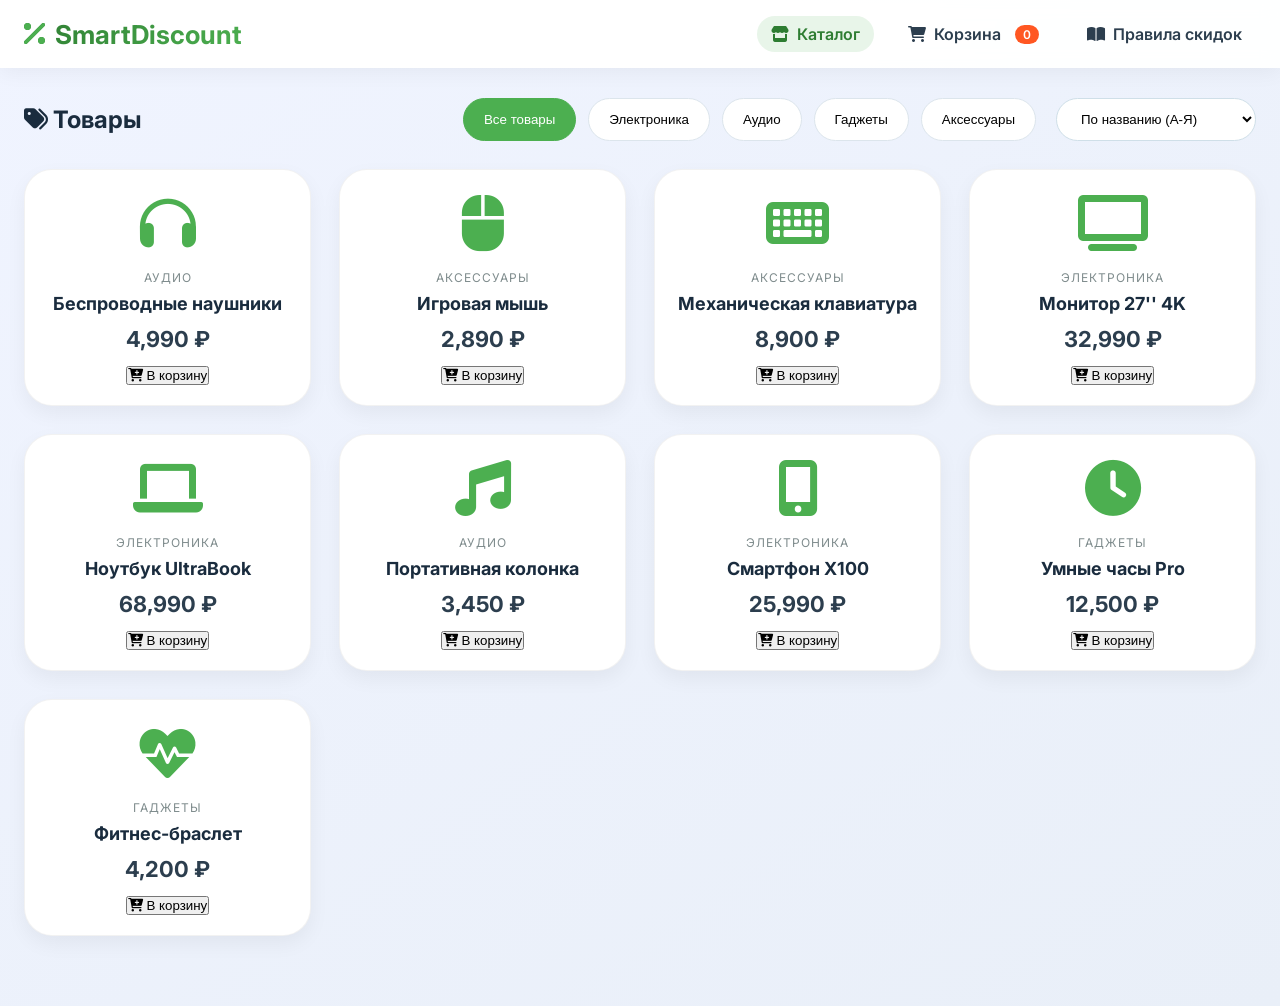
<file: index.html>
<!DOCTYPE html>
<html lang="ru">
<head>
<meta charset="UTF-8">
<meta name="viewport" content="width=device-width, initial-scale=1.0, user-scalable=yes">
<title>Каталог — Интернет-магазин со скидками</title>
<link href="https://fonts.googleapis.com/css2?family=Inter:opsz,wght@14..32,300;400;500;600;700&display=swap" rel="stylesheet">
<link rel="stylesheet" href="https://cdnjs.cloudflare.com/ajax/libs/font-awesome/6.0.0-beta3/css/all.min.css">
<link rel="stylesheet" href="style.css">
</head>
<body>

<div class="main-header">
  <div class="header-container">
    <div class="logo">
      <i class="fas fa-percent"></i>
      <span>SmartDiscount</span>
    </div>
    <div class="nav-links">
      <a href="index.html" class="nav-link active"><i class="fas fa-store"></i> Каталог</a>
      <a href="cart.html" class="nav-link"><i class="fas fa-shopping-cart"></i> Корзина <span id="cartCountHeader" class="cart-badge">0</span></a>
      <a href="rules.html" class="nav-link"><i class="fas fa-book-open"></i> Правила скидок</a>
    </div>
  </div>
</div>

<div class="page">
  <div class="catalog-header">
    <h2><i class="fas fa-tags"></i> Товары</h2>
    <div style="display: flex; gap: 20px; flex-wrap: wrap;">
      <div class="category-filters" id="categoryFilters"></div>
      <select id="sortSelect" class="sort-select">
        <option value="name-asc">По названию (А-Я)</option>
        <option value="price-asc">Цена: по возрастанию</option>
        <option value="price-desc">Цена: по убыванию</option>
      </select>
    </div>
  </div>
  <div id="productsGrid" class="products-grid"></div>
</div>

<script src="data.js"></script>
<script src="catalog.js"></script>
</body>
</html>
</file>
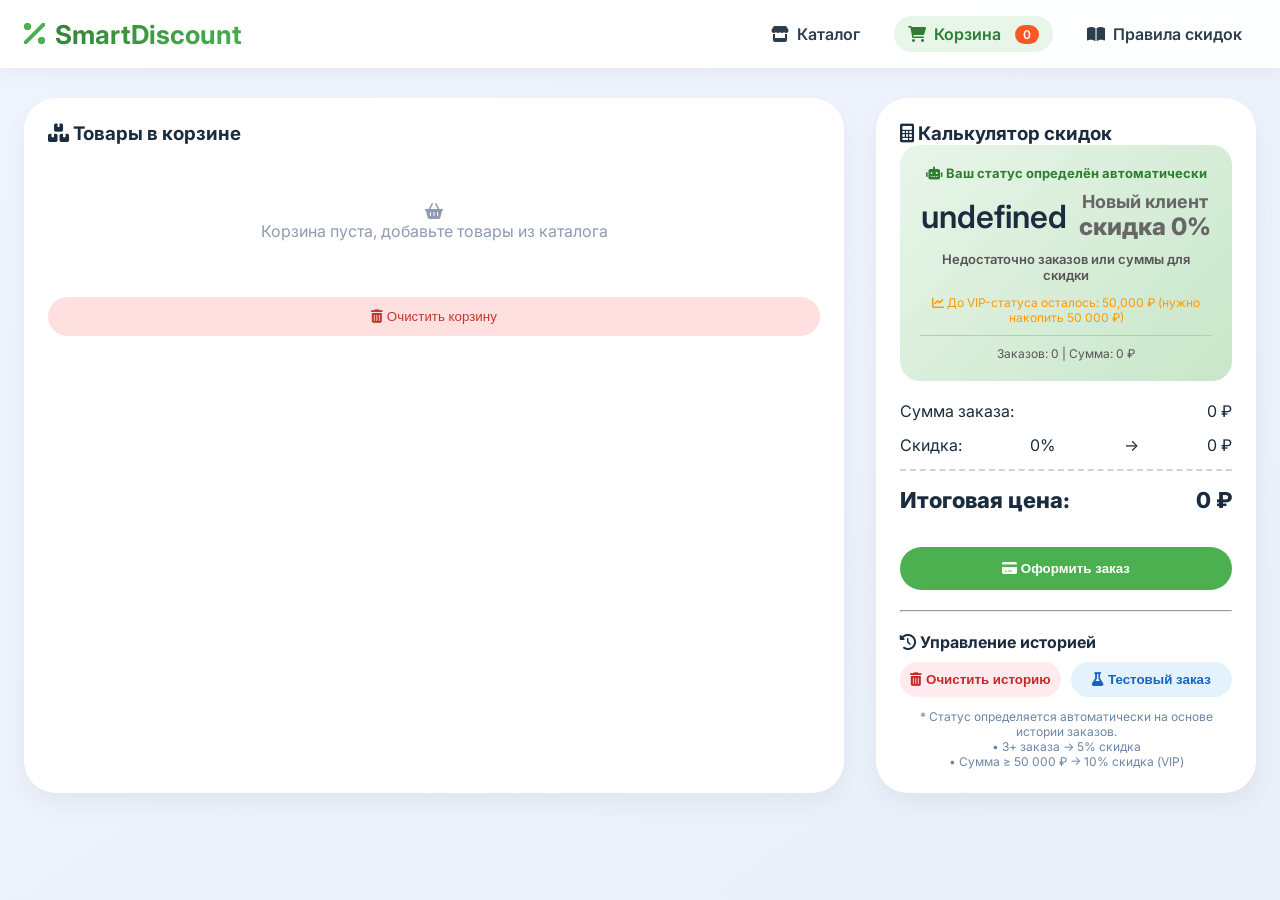
<file: cart.html>
<!DOCTYPE html>
<html lang="ru">
<head>
<meta charset="UTF-8">
<meta name="viewport" content="width=device-width, initial-scale=1.0, user-scalable=yes">
<title>Корзина — Интернет-магазин со скидками</title>
<link href="https://fonts.googleapis.com/css2?family=Inter:opsz,wght@14..32,300;400;500;600;700&display=swap" rel="stylesheet">
<link rel="stylesheet" href="https://cdnjs.cloudflare.com/ajax/libs/font-awesome/6.0.0-beta3/css/all.min.css">
<link rel="stylesheet" href="style.css">
</head>
<body>

<div class="main-header">
  <div class="header-container">
    <div class="logo">
      <i class="fas fa-percent"></i>
      <span>SmartDiscount</span>
    </div>
    <div class="nav-links">
      <a href="index.html" class="nav-link"><i class="fas fa-store"></i> Каталог</a>
      <a href="cart.html" class="nav-link active"><i class="fas fa-shopping-cart"></i> Корзина <span id="cartCountHeader" class="cart-badge">0</span></a>
      <a href="rules.html" class="nav-link"><i class="fas fa-book-open"></i> Правила скидок</a>
    </div>
  </div>
</div>

<div class="page">
  <div class="cart-layout">
    <div class="cart-items-card">
      <h3 style="margin-bottom: 16px;"><i class="fas fa-boxes"></i> Товары в корзине</h3>
      <div id="cartItemsList"></div>
      <button id="clearCartBtn" class="btn-clear" style="margin-top: 16px;"><i class="fas fa-trash-alt"></i> Очистить корзину</button>
    </div>
    
    <div class="discount-card">
      <h3><i class="fas fa-calculator"></i> Калькулятор скидок</h3>
      
      <!-- Блок с автоматическим определением статуса -->
      <div id="autoStatusBlock" style="background: linear-gradient(135deg, #e8f5e9, #c8e6c9); padding: 20px; border-radius: 20px; margin-bottom: 20px; text-align: center;">
        <div style="font-size: 13px; color: #2e7d32; margin-bottom: 10px;">
          <i class="fas fa-robot"></i> <strong>Ваш статус определён автоматически</strong>
        </div>
        <div id="autoStatusDisplay" style="font-weight: 600;"></div>
        <div id="vipCheckInfo" style="font-size: 12px; margin-top: 12px;"></div>
        <div style="font-size: 12px; margin-top: 10px; padding-top: 10px; border-top: 1px solid #a5d6a7; color: #555;">
           Заказов: <span id="ordersCountValue">0</span> |  Сумма: <span id="totalSpentValue">0 ₽</span>
        </div>
      </div>
      
      <div id="discountSummary">
        <div class="summary-line">Сумма заказа: <span id="cartSubtotal">0 ₽</span></div>
        <div class="summary-line">Скидка: <span id="discountPercentText">0%</span> → <span id="discountAmountText">0 ₽</span></div>
        <div class="summary-line total-line">Итоговая цена: <span id="finalTotal">0 ₽</span></div>
      </div>
      
      <button id="checkoutBtn" class="btn-checkout"><i class="fas fa-credit-card"></i> Оформить заказ</button>
      
      <hr style="margin: 20px 0;">
      
      <h4><i class="fas fa-history"></i> Управление историей</h4>
      <div style="display: flex; gap: 10px; margin-top: 10px;">
        <button id="clearHistoryBtn" style="background: #ffebee; color: #c62828; padding: 10px; border-radius: 40px; border: none; font-weight: 600; flex: 1; cursor: pointer;">
          <i class="fas fa-trash-alt"></i> Очистить историю
        </button>
        <button id="addTestOrderBtn" style="background: #e3f2fd; color: #1565c0; padding: 10px; border-radius: 40px; border: none; font-weight: 600; flex: 1; cursor: pointer;">
          <i class="fas fa-flask"></i> Тестовый заказ
        </button>
      </div>
      <div class="footnote" style="margin-top: 12px;">
        * Статус определяется автоматически на основе истории заказов.<br>
        • 3+ заказа → 5% скидка<br>
        • Сумма ≥ 50 000 ₽ → 10% скидка (VIP)
      </div>
    </div>
  </div>
</div>

<script src="data.js"></script>
<script src="cart.js"></script>
</body>
</html>
</file>
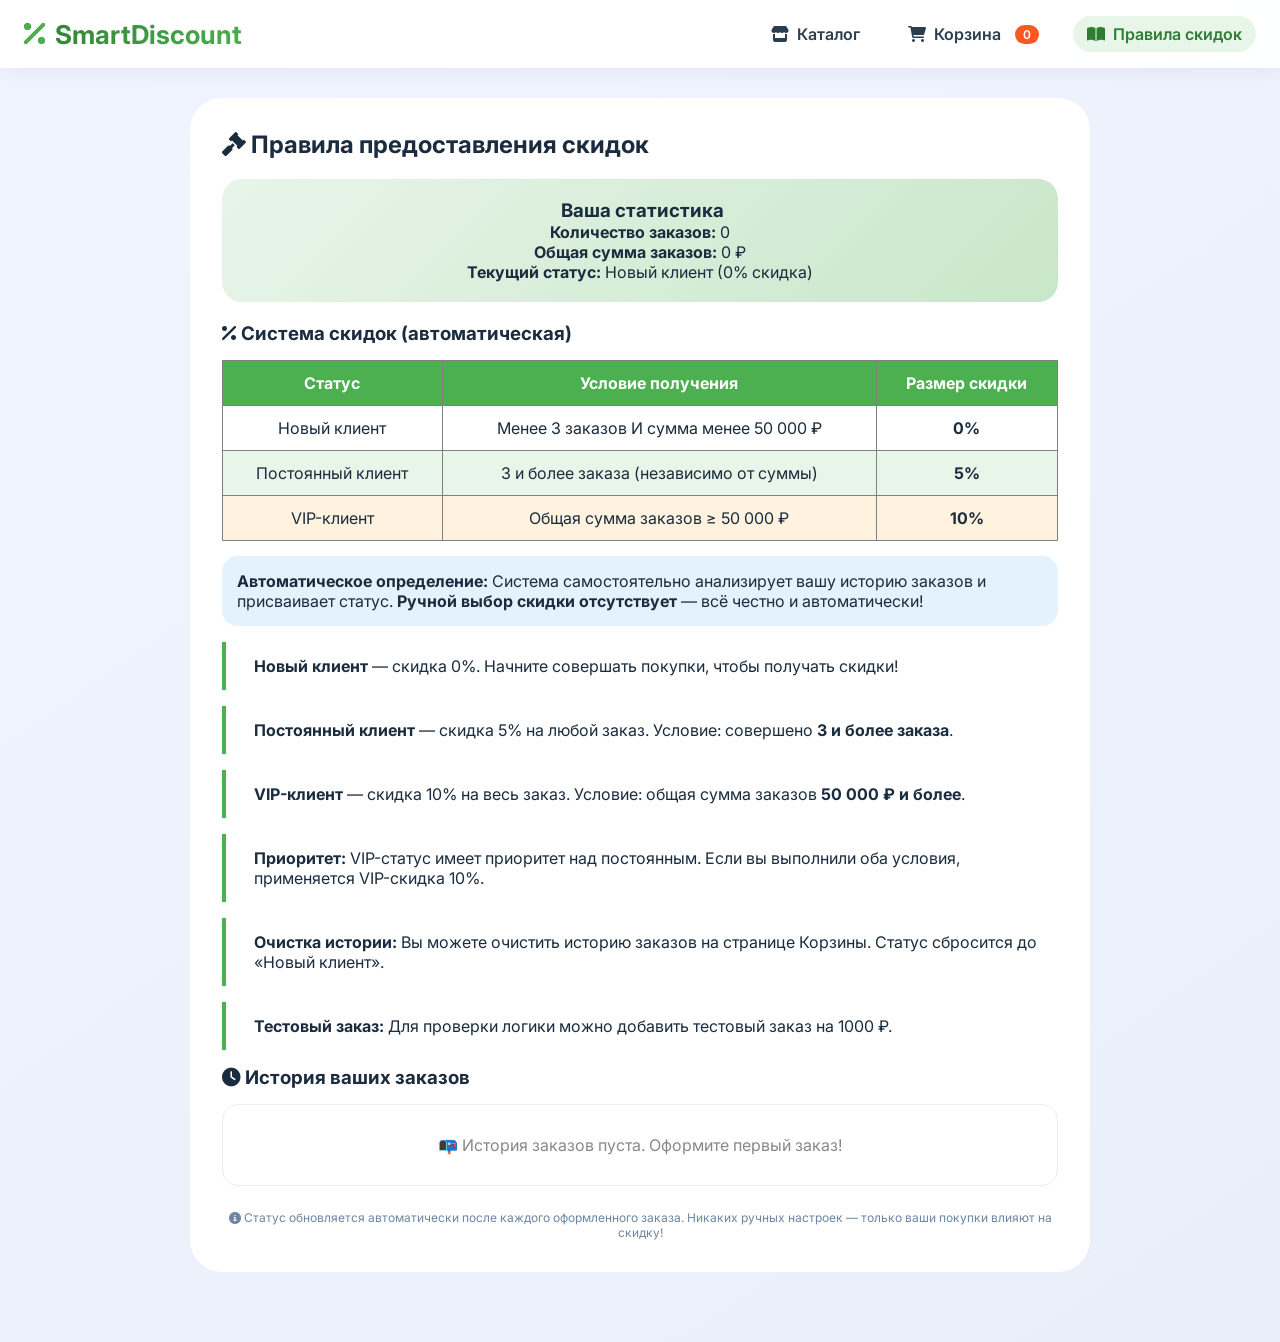
<file: rules.html>
<!DOCTYPE html>
<html lang="ru">
<head>
<meta charset="UTF-8">
<meta name="viewport" content="width=device-width, initial-scale=1.0, user-scalable=yes">
<title>Правила скидок — Интернет-магазин</title>
<link href="https://fonts.googleapis.com/css2?family=Inter:opsz,wght@14..32,300;400;500;600;700&display=swap" rel="stylesheet">
<link rel="stylesheet" href="https://cdnjs.cloudflare.com/ajax/libs/font-awesome/6.0.0-beta3/css/all.min.css">
<link rel="stylesheet" href="style.css">
<style>
  .history-item {
    border-bottom: 1px solid #eee;
    padding: 12px 0;
  }
  .history-item:last-child {
    border-bottom: none;
  }
  .stats-box {
    background: linear-gradient(135deg, #e8f5e9, #c8e6c9);
    padding: 20px;
    border-radius: 20px;
    margin: 20px 0;
    text-align: center;
  }
  .discount-table {
    width: 100%;
    margin: 20px 0;
  }
  .discount-table th, .discount-table td {
    padding: 12px;
    text-align: center;
  }
  .vip-badge {
    background: linear-gradient(135deg, #ffd700, #ffb347);
    color: #2c3e4e;
    padding: 4px 12px;
    border-radius: 40px;
    font-size: 12px;
    font-weight: 700;
    display: inline-block;
  }
</style>
</head>
<body>

<div class="main-header">
  <div class="header-container">
    <div class="logo">
      <i class="fas fa-percent"></i>
      <span>SmartDiscount</span>
    </div>
    <div class="nav-links">
      <a href="index.html" class="nav-link"><i class="fas fa-store"></i> Каталог</a>
      <a href="cart.html" class="nav-link"><i class="fas fa-shopping-cart"></i> Корзина <span id="cartCountHeader" class="cart-badge">0</span></a>
      <a href="rules.html" class="nav-link active"><i class="fas fa-book-open"></i> Правила скидок</a>
    </div>
  </div>
</div>

<div class="page">
  <div class="rules-container">
    <h2><i class="fas fa-gavel"></i> Правила предоставления скидок</h2>
    
    <div class="stats-box">
      <h3><i class="fas fa-chart-simple"></i> Ваша статистика</h3>
      <p> <strong>Количество заказов:</strong> <span id="rulesOrdersCount">0</span></p>
      <p> <strong>Общая сумма заказов:</strong> <span id="rulesTotalSpent">0 ₽</span></p>
      <p> <strong>Текущий статус:</strong> <span id="rulesCurrentStatus"> Новый клиент</span></p>
    </div>
    
    <h3><i class="fas fa-percent"></i> Система скидок (автоматическая)</h3>
    <table class="discount-table" border="1" cellpadding="10" style="border-collapse: collapse; width: 100%; margin: 15px 0;">
      <thead>
        <tr style="background-color: #4caf50; color: white;">
          <th>Статус</th>
          <th>Условие получения</th>
          <th>Размер скидки</th>
        </tr>
      </thead>
      <tbody>
        <tr>
          <td>Новый клиент</td>
          <td>Менее 3 заказов И сумма менее 50 000 ₽</td>
          <td><strong>0%</strong></td>
        </tr>
        <tr style="background-color: #e8f5e9;">
          <td>Постоянный клиент</td>
          <td>3 и более заказа (независимо от суммы)</td>
          <td><strong>5%</strong></td>
        </tr>
        <tr style="background-color: #fff3e0;">
          <td>VIP-клиент</td>
          <td>Общая сумма заказов ≥ 50 000 ₽</td>
          <td><strong>10%</strong></td>
        </tr>
      </tbody>
    </table>
    
    <div class="note" style="background: #e3f2fd; padding: 15px; border-radius: 16px; margin: 15px 0;">
      <strong> Автоматическое определение:</strong> Система самостоятельно анализирует вашу историю заказов и присваивает статус. <strong>Ручной выбор скидки отсутствует</strong> — всё честно и автоматически!
    </div>
    
    <ul class="rules-list">
      <li><strong> Новый клиент</strong> — скидка 0%. Начните совершать покупки, чтобы получать скидки!</li>
      <li><strong> Постоянный клиент</strong> — скидка 5% на любой заказ. Условие: совершено <strong>3 и более заказа</strong>.</li>
      <li><strong> VIP-клиент</strong> — скидка 10% на весь заказ. Условие: общая сумма заказов <strong>50 000 ₽ и более</strong>.</li>
      <li><strong> Приоритет:</strong> VIP-статус имеет приоритет над постоянным. Если вы выполнили оба условия, применяется VIP-скидка 10%.</li>
      <li><strong> Очистка истории:</strong> Вы можете очистить историю заказов на странице Корзины. Статус сбросится до «Новый клиент».</li>
      <li><strong> Тестовый заказ:</strong> Для проверки логики можно добавить тестовый заказ на 1000 ₽.</li>
    </ul>
    
    <h3><i class="fas fa-clock"></i> История ваших заказов</h3>
    <div id="historyOrdersList" style="max-height: 300px; overflow-y: auto; margin: 15px 0; border: 1px solid #eee; border-radius: 16px; padding: 10px;">
      <div style="text-align: center; padding: 20px;">Загрузка...</div>
    </div>
    
    <div class="footnote" style="margin-top: 24px;">
      <i class="fas fa-info-circle"></i> Статус обновляется автоматически после каждого оформленного заказа. Никаких ручных настроек — только ваши покупки влияют на скидку!
    </div>
  </div>
</div>

<script src="data.js"></script>
<script src="common.js"></script>
<script>
  function updateRulesPage() {
    loadData();
    updateCartBadge();
    updateRulesHistoryInfo();
  }
  updateRulesPage();
</script>
</body>
</html>
</file>
<file: style.css>
* {
  margin: 0;
  padding: 0;
  box-sizing: border-box;
}

body {
  font-family: 'Inter', sans-serif;
  background: linear-gradient(145deg, #f0f4ff 0%, #e9eff8 100%);
  color: #1a2c3e;
  min-height: 100vh;
}

/* Шапка и навигация */
.main-header {
  background: rgba(255,255,255,0.95);
  backdrop-filter: blur(8px);
  box-shadow: 0 4px 20px rgba(0,0,0,0.05);
  position: sticky;
  top: 0;
  z-index: 100;
}
.header-container {
  max-width: 1400px;
  margin: 0 auto;
  padding: 16px 24px;
  display: flex;
  flex-wrap: wrap;
  justify-content: space-between;
  align-items: center;
  gap: 16px;
}
.logo {
  font-size: 26px;
  font-weight: 700;
  background: linear-gradient(135deg, #2e7d32, #4caf50);
  -webkit-background-clip: text;
  background-clip: text;
  color: transparent;
  display: flex;
  align-items: center;
  gap: 10px;
}
.logo i {
  background: none;
  color: #4caf50;
  font-size: 28px;
}
.nav-links {
  display: flex;
  gap: 20px;
  align-items: center;
  flex-wrap: wrap;
}
.nav-links a {
  text-decoration: none;
  font-weight: 600;
  color: #2c3e4e;
  transition: 0.2s;
  display: flex;
  align-items: center;
  gap: 8px;
  padding: 8px 14px;
  border-radius: 40px;
}
.nav-links a.active {
  background: #e8f5e9;
  color: #2e7d32;
}
.nav-links a:hover {
  background: #eef2ff;
  color: #4caf50;
}
.cart-badge {
  background: #ff5722;
  color: white;
  border-radius: 30px;
  padding: 2px 8px;
  font-size: 12px;
  margin-left: 6px;
}

/* Контейнер страниц */
.page {
  max-width: 1400px;
  margin: 30px auto;
  padding: 0 24px 40px;
}

/* Каталог */
.catalog-header {
  display: flex;
  justify-content: space-between;
  align-items: center;
  flex-wrap: wrap;
  margin-bottom: 28px;
  gap: 16px;
}
.sort-select {
  padding: 12px 20px;
  border-radius: 40px;
  border: 1px solid #cfdfe8;
  background: white;
  font-weight: 500;
  cursor: pointer;
}
.category-filters {
  display: flex;
  gap: 12px;
  flex-wrap: wrap;
}
.cat-btn {
  background: white;
  border: 1px solid #dce5ec;
  padding: 8px 20px;
  border-radius: 40px;
  font-weight: 500;
  cursor: pointer;
  transition: 0.2s;
}
.cat-btn.active-cat {
  background: #4caf50;
  color: white;
  border-color: #4caf50;
}
.products-grid {
  display: grid;
  grid-template-columns: repeat(auto-fill, minmax(260px, 1fr));
  gap: 28px;
  margin-top: 20px;
}
.product-card {
  background: white;
  border-radius: 28px;
  padding: 20px;
  transition: all 0.25s;
  box-shadow: 0 8px 20px rgba(0,0,0,0.05);
  border: 1px solid rgba(0,0,0,0.05);
  text-align: center;
}
.product-card:hover {
  transform: translateY(-6px);
  box-shadow: 0 20px 30px rgba(76,175,80,0.12);
}
.product-img {
  font-size: 56px;
  color: #4caf50;
  margin-bottom: 12px;
}
.product-title {
  font-weight: 700;
  font-size: 18px;
  margin: 8px 0;
}
.product-category {
  font-size: 12px;
  color: #7f8c8d;
  text-transform: uppercase;
  letter-spacing: 1px;
  margin-bottom: 8px;
}
.product-price {
  font-weight: 700;
  font-size: 22px;
  margin: 12px 0;
  color: #2c3e4e;
}
.add-to-cart {
  background: #4caf50;
  border: none;
  color: white;
  padding: 10px 18px;
  border-radius: 40px;
  font-weight: 600;
  width: 100%;
  cursor: pointer;
  transition: 0.2s;
  display: flex;
  align-items: center;
  justify-content: center;
  gap: 8px;
}
.add-to-cart:hover {
  background: #2e7d32;
}

/* Корзина */
.cart-layout {
  display: grid;
  grid-template-columns: 1fr 380px;
  gap: 32px;
}
@media (max-width: 800px) {
  .cart-layout {
    grid-template-columns: 1fr;
  }
}
.cart-items-card, .discount-card {
  background: white;
  border-radius: 32px;
  padding: 24px;
  box-shadow: 0 10px 25px rgba(0,0,0,0.05);
}
.cart-item-row {
  display: flex;
  justify-content: space-between;
  align-items: center;
  padding: 16px 0;
  border-bottom: 1px solid #edf2f7;
}
.cart-item-details {
  flex: 2;
}
.cart-item-name {
  font-weight: 600;
}
.cart-item-price {
  color: #4caf50;
  font-size: 14px;
}
.cart-controls {
  display: flex;
  align-items: center;
  gap: 12px;
}
.qty-btn {
  background: #edf2f7;
  border: none;
  width: 32px;
  height: 32px;
  border-radius: 30px;
  font-weight: bold;
  cursor: pointer;
}
.remove-item {
  background: none;
  border: none;
  color: #ff6b6b;
  font-size: 18px;
  cursor: pointer;
  margin-left: 8px;
}
.status-selector {
  width: 100%;
  padding: 14px;
  border-radius: 32px;
  border: 1px solid #cfdfe8;
  margin: 16px 0;
  font-weight: 500;
}
.summary-line {
  display: flex;
  justify-content: space-between;
  margin: 14px 0;
}
.total-line {
  font-weight: 800;
  font-size: 22px;
  border-top: 2px dashed #cbd5e1;
  padding-top: 16px;
  margin-top: 12px;
}
.btn-checkout {
  background: #4caf50;
  width: 100%;
  padding: 14px;
  border: none;
  border-radius: 40px;
  color: white;
  font-weight: 700;
  margin-top: 20px;
  cursor: pointer;
}
.btn-clear {
  background: #ffe0e0;
  color: #c0392b;
  width: 100%;
  padding: 12px;
  border: none;
  border-radius: 40px;
  margin-top: 12px;
  cursor: pointer;
}
.empty-cart {
  text-align: center;
  padding: 40px;
  color: #8f9bb3;
}

/* Правила */
.rules-container {
  background: white;
  border-radius: 32px;
  padding: 32px;
  max-width: 900px;
  margin: 0 auto;
}
.rules-list {
  list-style: none;
}
.rules-list li {
  padding: 14px 0 14px 28px;
  border-left: 4px solid #4caf50;
  margin: 16px 0;
}

.footnote {
  font-size: 12px;
  text-align: center;
  margin-top: 16px;
  color: #6c86a3;
}
button {
  cursor: pointer;
}

/* VIP статус выделение */
.vip-badge {
  background: linear-gradient(135deg, #ffd700, #ffb347);
  color: #2c3e4e;
  padding: 4px 12px;
  border-radius: 40px;
  font-size: 12px;
  font-weight: 700;
  display: inline-block;
}
</file>
